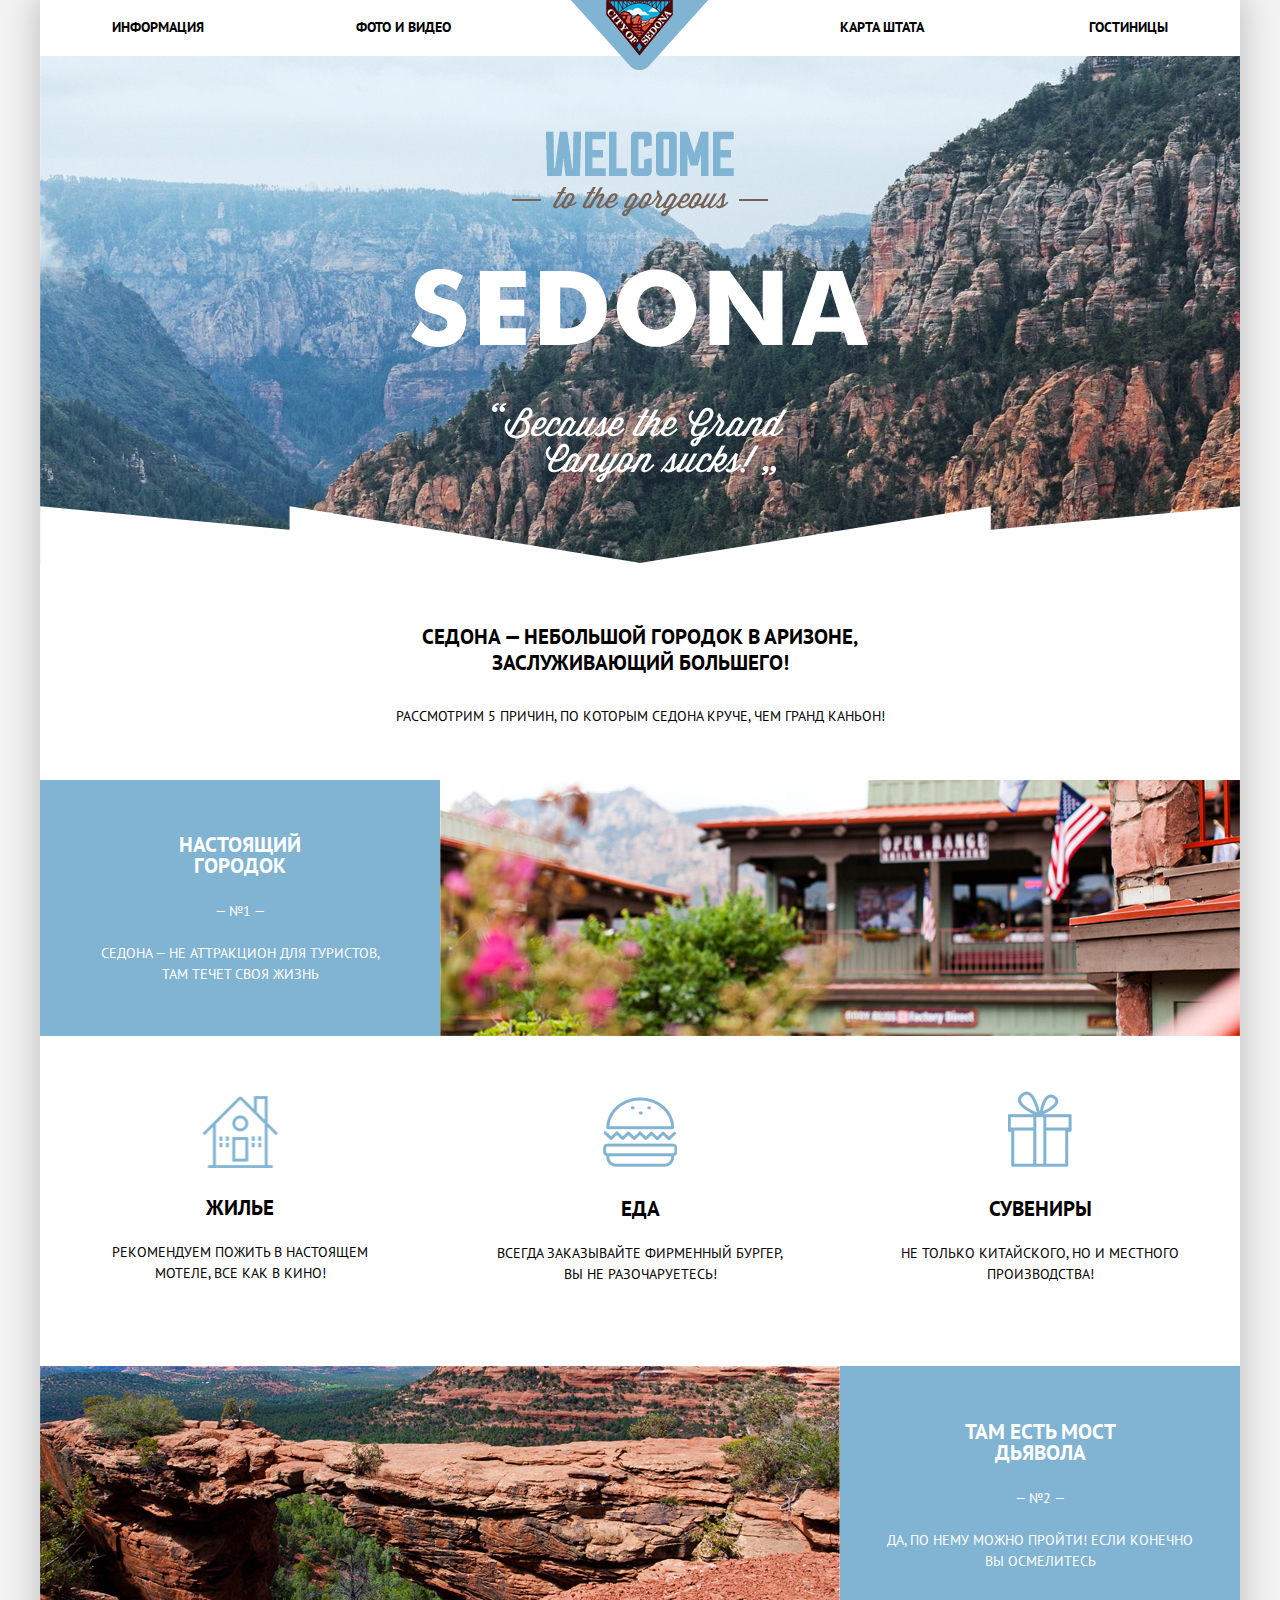
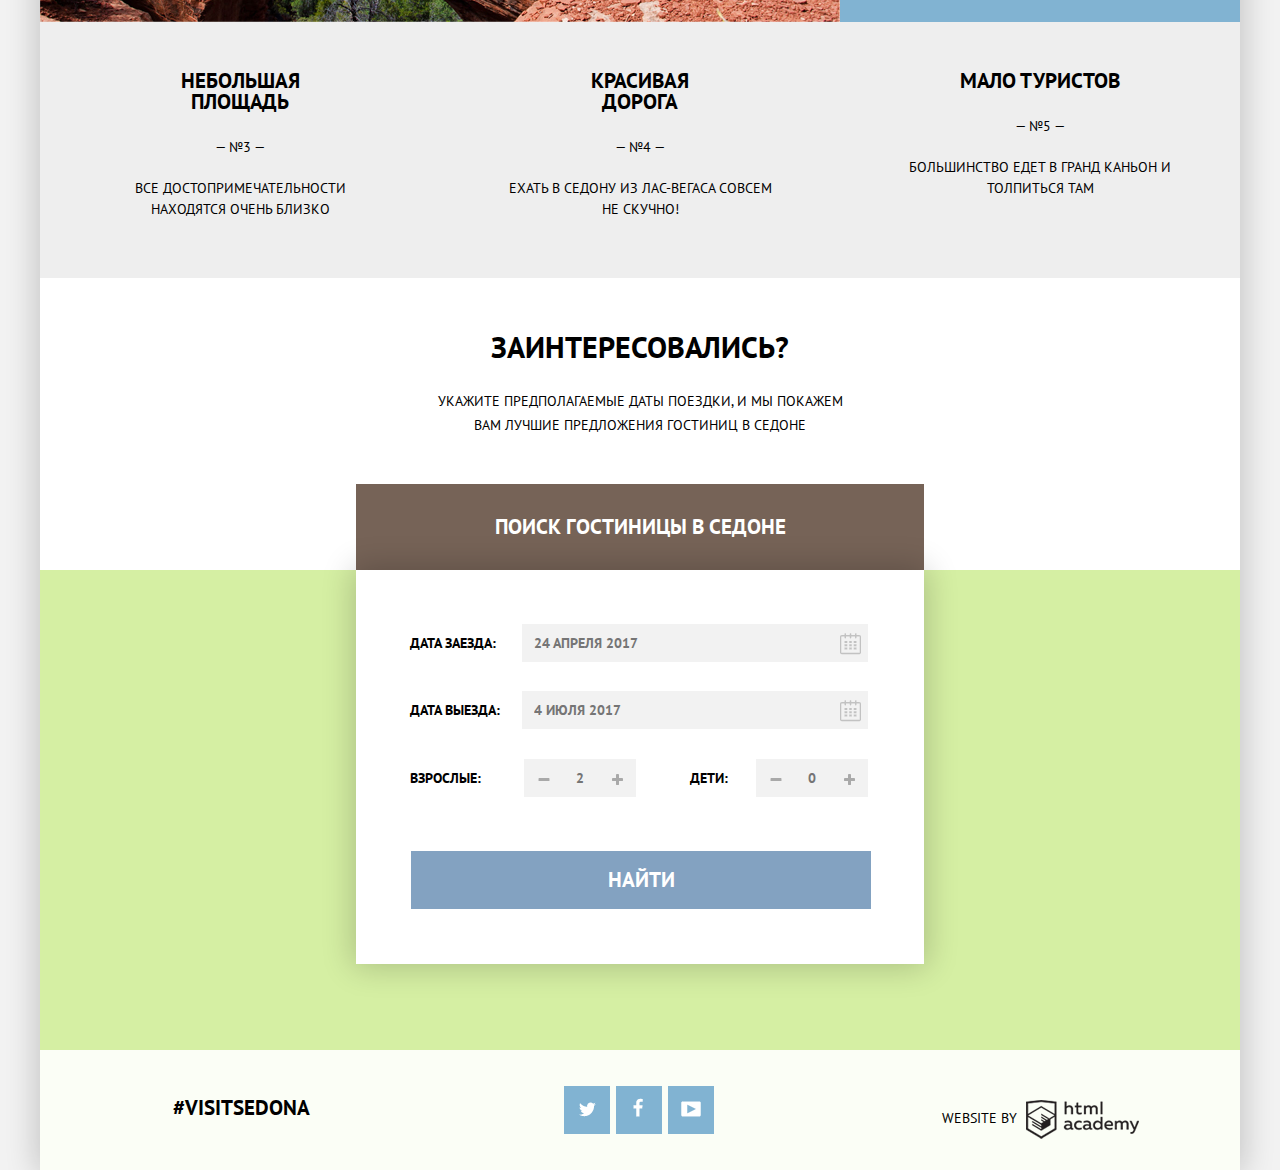
<file: index.html>
<!DOCTYPE html>
<html lang="ru">
<head>
  <meta charset="utf-8">
    <title>HTML Academy: Седона</title>
      <link href="https://fonts.googleapis.com/css?family=PT+Sans" rel="stylesheet">
      <link href="css/normalize.css" rel="stylesheet">
      <link href="css/style.min.css" rel="stylesheet">
</head>
<body>
  <div class="container">
    <header class="main-header">
      <div class="logo">
        <img src="img/logo.png" width="138" height="70" alt="City of Sedona">
      </div>
      <nav class="main-nav">
        <ul class="main-nav-point">
          <li class="left"><a href="#">Информация</a></li>
          <li class="left"><a href="#">Фото и видео</a></li>
          <li class="right"><a href="#">Карта штата</a></li>
          <li class="right"><a href="hotels.html">Гостиницы</a></li>
        </ul>
      </nav>
    </header>
    <main>
      <div class="logo-background">
        <div class="index-logo">
          <img src="img/index-logo.png" width="458" height="352" alt="Welcome to Sedona">
        </div>
      </div>
      <div>
        <div class="entry">
          <div class="entry-text">
            <h1>Седона &mdash; небольшой городок в Аризоне, заслуживающий большего!</h1>
            <p>Рассмотрим 5 причин, по которым Седона круче, чем Гранд Каньон!</p>
          </div>
        </div>
        <div class="features-with-photo">
          <div class="real-town">
            <b class="features-name">Настоящий городок</b>
            <span class="features-number">&mdash; №1 &mdash;</span>
            <p class="features-text">Седона &mdash; не аттракцион для туристов, там течет своя жизнь</p>
          </div>
          <div class="photo-real-town">
            <img src="img/real-town.jpg" width="800" height="256"  alt="Sedona view">
          </div>
        </div>
        <div class="features-with-icon">
          <div class="accomodition-features">
            <b class="features-name">Жилье</b>
            <p class="features-text">Рекомендуем пожить в настоящем мотеле, все как в кино!</p>
          </div>
          <div class="food-features">
            <b class="features-name">Еда</b>
            <p class="features-text">Всегда заказывайте фирменный бургер, вы не разочаруетесь!</p>
          </div>
          <div class="souvenir-features">
            <b class="features-name">Сувениры</b>
            <p class="features-text">Не только китайского, но и местного производства!</p>
          </div>
        </div>
        <div class="features-with-photo">
          <div class="photo-devil-bright">
            <img src="img/devil-bridge.jpg" width="800" height="256" alt="Devil's bridge">
          </div>
          <div class="devil-bridge">
            <b class="features-name">Там есть мост дьявола</b>
            <span class="features-number">&mdash; №2 &mdash;</span>
            <p class="features-text">Да, по нему можно пройти! Если конечно вы осмелитесь</p>
          </div>
        </div>
        <div class="features-without-photo">
          <div class="small-area">
            <b class="features-name">Небольшая площадь</b>
            <span class="features-number">&mdash; №3 &mdash;</span>
            <p class="features-text">Все достопримечательности находятся очень близко</p>
          </div>
          <div class="beautiful-road">
            <b class="features-name">Красивая дорога</b>
            <span class="features-number">&mdash; №4 &mdash;</span>
            <p class="features-text">Ехать в Седону из Лас-Вегаса совсем не скучно!</p>
          </div>
          <div class="without-tourists">
            <b class="features-name">Мало туристов</b>
            <span class="features-number">&mdash; №5 &mdash;</span>
            <p class="features-text">Большинство едет в Гранд Каньон и толпиться там</p>
          </div>
        </div>
      </div>
      <div class="search-hotel-container">
        <div class="search-hotel-text">
          <h2>Заинтересовались?</h2>
          <p>Укажите предполагаемые даты поездки, и мы покажем вам лучшие предложения гостиниц в Седоне</p>
        </div>
        <div class="search-hotel-btn">
          <a href="#">Поиск гостиницы в Седоне</a>
        </div>
        <form action="#" method="post" class="search-hotel-form hotelform-animation">
          <div class="checkin-date">
            <label>
              Дата заезда:
              <input type="text" name="checkin-date" placeholder="24 апреля 2017">
              <a class="calendar" href="#" ></a>
            </label>
          </div>
          <div class="checkout-date">
            <label>
              Дата выезда:
              <input type="text" name="checkout-date" placeholder="4 июля 2017">
              <a class="calendar" href="#"></a>
            </label>
          </div>
          <div class="client">
            <div class="older-client">
              <span class="older-client-label">Взрослые:</span>
              <button class="btn-minus" type="submit">-</button>
              <input type="text" name="older-client" placeholder="2">
              <button class="btn-plus" type="submit">+</button>
            </div>
            <div class="child-client">
              <span class="child-client-label">Дети:</span>
              <button class="btn-minus" type="submit">-</button>
              <input type="text" name="child-client" placeholder="0">
              <button class="btn-plus" type="submit">+</button>
            </div>
          </div>
          <div class="search-btn search-btn-animation">
            <button type="submit">Найти</button>
          </div>
        </form>
      </div>
      <div class="map">
        <iframe src="https://www.google.com/maps/embed?pb=!1m18!1m12!1m3!1d837846.1370629473!2d-112.18822372140362!3d34.885452443943734!2m3!1f0!2f0!3f0!3m2!1i1024!2i768!4f13.1!3m3!1m2!1s0x872da132f942b00d%3A0x5548c523fa6c8efd!2z0KHQtdC00L7QvdCwLCDQkNGA0LjQt9C-0L3QsCA4NjMzNiwg0KHQqNCQ!5e0!3m2!1sru!2sru!4v1487402888390" width="1200" height="594" style="border:0"></iframe>
      </div>
    </main>
    <footer class="main-footer index-footer">
      <div class="footer-visitsedona">
        #VisitSedona
      </div>
      <div class="footer-social">
        <a class="social-btn social-btn-tw" href="#">Twitter</a>
        <a class="social-btn social-btn-fb" href="#">Facebook</a>
        <a class="social-btn social-btn-yt" href="#">Youtube</a>
      </div>
      <div class="footer-copyright">
        website by
        <a class="htmlacademy-icon" href="https://htmlacademy.ru">HTML Academy</a>
      </div>
    </footer>
  </div>
  <script src="js/scripts.min.js"></script>
</body>
</html>
</file>
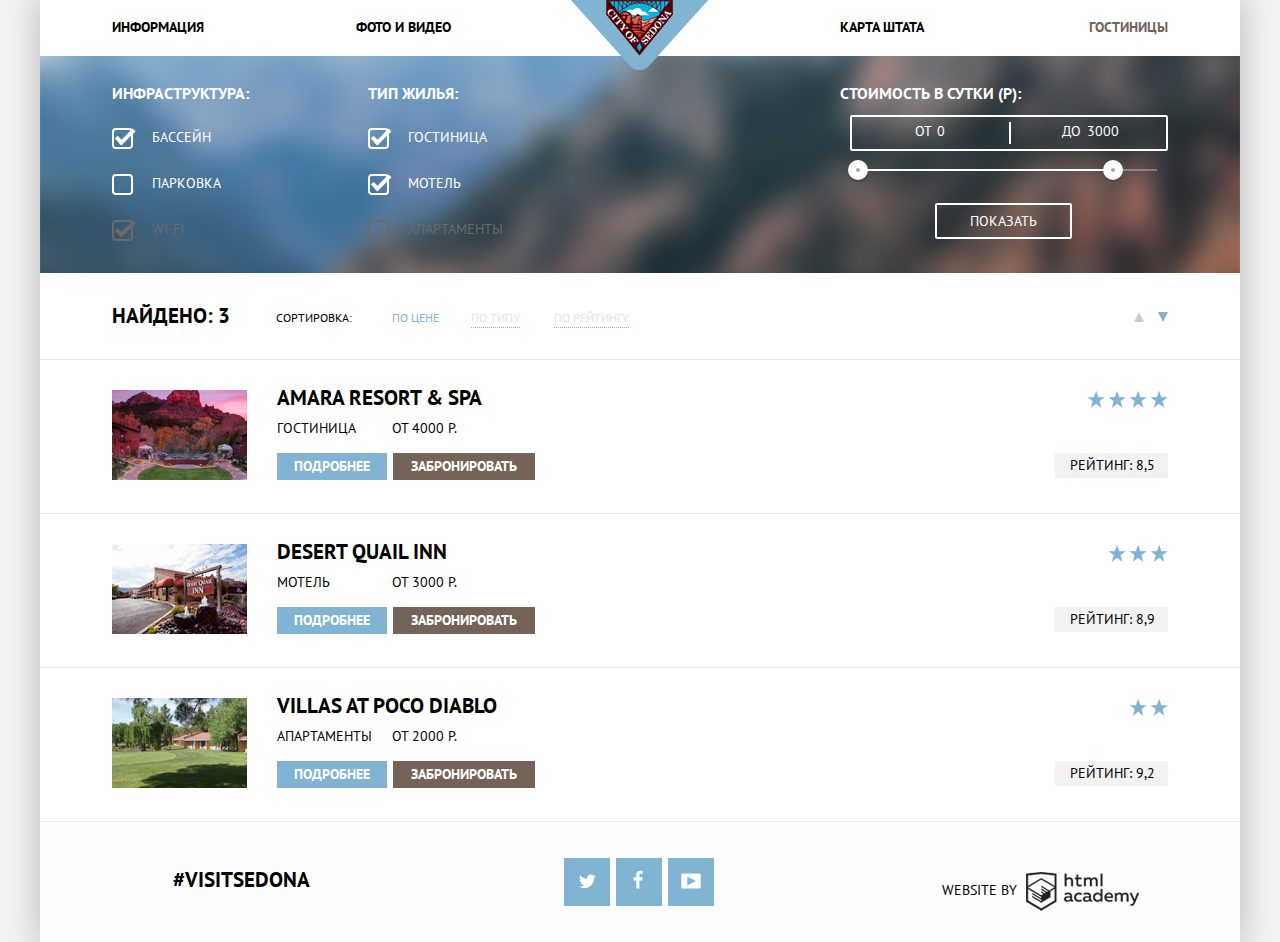
<file: hotels.html>
<!DOCTYPE html>
<html lang="ru">
<head>
  <meta charset="utf-8">
    <title>HTML Academy: Седона</title>
    <link href="https://fonts.googleapis.com/css?family=PT+Sans" rel="stylesheet">
    <link href="css/normalize.css" rel="stylesheet">
    <link href="css/style.min.css" rel="stylesheet">
</head>
<body>
  <div class="container">
    <header class="main-header">
      <div class="logo">
        <a href="index.html"><img src="img/logo.png" width="138" height="70" alt="City of Sedona"></a>
      </div>
      <nav class="main-nav">
        <ul class="main-nav-point">
          <li class="left"><a href="#">Информация</a></li>
          <li class="left"><a href="#">Фото и видео</a></li>
          <li class="right"><a href="#">Карта штата</a></li>
          <li  class="right"><a class="active-page" href="#">Гостиницы</a></li>
        </ul>
      </nav>
    </header>
    <main>
      <div class="filter-container">
        <form action="#" method="get" class="filter-form">
          <div class="service">
            <p>Инфраструктура:</p>
              <label>
                <input type="checkbox" name="pool" checked>
                <span class="checkbox-box"></span>
                Бассейн
              </label>
              <label>
                <input type="checkbox" name="parking">
                <span class="checkbox-box"></span>
                Парковка
              </label>
              <label class="disabled">
                <input type="checkbox" name="wi-fi" checked disabled>
                <span class="checkbox-box"></span>
                Wi-Fi
              </label>
          </div>
          <div class="accomodition">
            <p>Тип жилья:</p>
              <label>
                <input type="checkbox" name="hotel" checked>
                <span class="checkbox-box"></span>
                Гостиница
              </label>
              <label>
                <input type="checkbox" name="motel" checked>
                <span class="checkbox-box"></span>
                Мотель
              </label>
              <label class="disabled">
                <input type="checkbox" name="apartments" disabled>
                <span class="checkbox-box"></span>
                Апартаменты
              </label>
          </div>
          <div class="filter-range">
            <div class="filter-range-title">Стоимость в сутки (p):</div>
            <div class="price-controls">
              <label class="min-price">
                от <input type="text" value="0">
              </label>
              <label class="max-price">
                до <input type="text" value="3000">
              </label>
            </div>
            <div class="range-controls">
              <div class="scale">
                <div class="bar"></div>
              </div>
              <div class="range-toggle range-toggle-min"></div>
              <div class="range-toggle range-toggle-max"></div>
            </div>
            <button type="submit" class="show-btn" >Показать</button>
          </div>
        </form>
        </div>
        <div class="result-container">
          <span class="result">Найдено: 3</span>
          <div class="sorting">
            <span>Сортировка:</span>
            <ul>
              <li><a href="#">По цене</a></li>
              <li><a href="#">По типу</a></li>
              <li><a href="#">По рейтингу</a></li>
            </ul>
          </div>
          <div class="sorting-arrow">
            <a class="arrow-up" href="#">U</a>
            <a class="arrow-down arrow-down-active" href="#">D</a>
          </div>
        </div>
        <div class="found-hotel">
          <div class="photo-hotel">
            <a href="#"><img src="img/amara-resort-spa.jpg" width="135" height="90" alt="Amara Resort & Spa"></a>
          </div>
          <div class="info-hotel">
            <h2><a href="#">Амаra Resort &amp; Spa</a></h2>
            <span>Гостиница</span>
            <span>от 4000 р.</span>
            <div class="speedaction-btn">
              <a class="details-btn" href="#">Подробнее</a>
              <a class="booking-btn" href="#">Забронировать</a>
            </div>
          </div>
          <div class="rating-hotel">
            <div class="stars-rating-hotel">
              <ul>
                <li></li>
                <li></li>
                <li></li>
                <li></li>
              </ul>
            </div>
            <div class="customer-rating-hotel">
              Рейтинг: 8,5
            </div>
          </div>
        </div>
        <div class="found-hotel">
          <div class="photo-hotel">
            <a href="#"><img src="img/desert-quail-inn.jpg" width="135" height="90" alt="Desert Quail Inn"></a>
          </div>
          <div class="info-hotel">
            <h2><a href="#">Desert Quail Inn</a></h2>
            <span>Мотель</span>
            <span>от 3000 р.</span>
            <div class="speedaction-btn">
              <a class="details-btn" href="#">Подробнее</a>
              <a class="booking-btn" href="#">Забронировать</a>
            </div>
          </div>
          <div class="rating-hotel">
            <div class="stars-rating-hotel">
              <ul>
                <li></li>
                <li></li>
                <li></li>
              </ul>
            </div>
            <div class="customer-rating-hotel">
              Рейтинг: 8,9
            </div>
          </div>
        </div>
        <div class="found-hotel">
          <div class="photo-hotel">
            <a href="#"><img src="img/villas-at-diablo.jpg" width="135" height="90" alt="Villas At Poco Diablo"></a>
          </div>
          <div class="info-hotel">
            <h2><a href="#">Villas At Poco Diablo</a></h2>
            <span>Апартаменты</span>
            <span>от 2000 р.</span>
            <div class="speedaction-btn">
              <a class="details-btn" href="#">Подробнее</a>
              <a class="booking-btn" href="#">Забронировать</a>
            </div>
          </div>
          <div class="rating-hotel">
            <div class="stars-rating-hotel">
              <ul>
                <li></li>
                <li></li>
              </ul>
            </div>
            <div class="customer-rating-hotel">
              Рейтинг: 9,2
            </div>
          </div>
        </div>
    </main>
    <footer class="main-footer">
      <div class="footer-visitsedona">
        #VisitSedona
      </div>
      <div class="footer-social">
        <a class="social-btn social-btn-tw" href="#">Twitter</a>
        <a class="social-btn social-btn-fb" href="#">Facebook</a>
        <a class="social-btn social-btn-yt" href="#">Youtube</a>
      </div>
      <div class="footer-copyright">
        website by
        <a class="htmlacademy-icon" href="https://htmlacademy.ru">HTML Academy</a>
      </div>
    </footer>
  </div>
</body>
</html>
</file>
<file: css/style.min.css>
body{font-family:"PT Sans",'Tahoma',sans-serif;font-size:14px;line-height:21px;text-transform:uppercase;color:#000;background-color:#f2f2f2}.container{min-width:768px;max-width:1200px;margin:0 auto;box-shadow:0 0 30px 3px rgba(0,1,1,.2)}.main-header{position:relative;font-weight:700;background-color:#fff}.logo{position:absolute;top:0;left:50%;-webkit-transform:translateX(-50%);transform:translateX(-50%)}.main-nav ul{display:-webkit-box;display:flex;min-height:56px;margin:0;padding:0}.main-nav li{padding-top:14px;padding-bottom:15px;list-style:none;line-height:26px;vertical-align:center}.left{width:20%;padding-left:6%;text-align:left}.right{width:20%;padding-right:6%;text-align:right}.main-nav li:nth-child(3){margin-left:18.8%}.main-nav a{text-decoration:none;color:#000}.main-nav a:hover{color:#81b3d2}.main-nav a:active{color:#cacaca}a.active-page{color:#766357}main{background-color:#fff}.logo-background{min-height:507px;background-color:#22516f;background-image:url(../img/index-logo-background.jpg);background-size:cover}.index-logo{width:458px;height:352px;margin-left:auto;margin-right:auto;padding-top:75px}.logo-background::after{content:"";position:absolute;top:506px;width:100%;min-width:768px;max-width:1200px;height:57px;background:url(../img/bottom-frame-logo.png) no-repeat;background-size:100% 57px;background-position:bottom;-webkit-animation:welcome 1s;animation:welcome 1s}@-webkit-keyframes welcome{0%{-webkit-transform:translateY(60px);transform:translateY(60px)}to{-webkit-transform:translateY(0);transform:translateY(0)}}@keyframes welcome{0%{-webkit-transform:translateY(60px);transform:translateY(60px)}to{-webkit-transform:translateY(0);transform:translateY(0)}}.features-item{text-align:center;background-color:#00f}.entry{display:-webkit-box;display:flex;min-height:216px;background-color:#fff}.entry-text{width:500px;margin:auto;text-align:center;vertical-align:middle}.entry-text h1,.features-name,.search-hotel-btn a{font-size:21px;line-height:26px;font-weight:700}.entry-text h1{margin:0;padding-top:61px;padding-bottom:27px}.entry-text p{margin:0 0 51px;line-height:26px}.features-name{width:160px;margin-bottom:0;line-height:21px}.features-name,.features-number{display:block;margin-left:auto;margin-right:auto}.features-text{margin:0;line-height:21px}.features-with-photo{display:-webkit-box;display:flex;-webkit-box-pack:justify;flex-pack:justify;justify-content:space-between;min-height:256px;font-size:0;line-height:0}.real-town{width:33.34%;min-height:256px;text-align:center;vertical-align:middle;color:#fff;background-color:#81b3d2;font-size:14px;line-height:21px}.real-town b{margin-top:54px}.beautiful-road span,.devil-bridge span,.real-town span,.small-area span,.without-tourists span{margin-top:25px}.real-town p{margin:21px 60px}.photo-real-town{width:66.66%}.photo-devil-bright img,.photo-real-town img{width:100%;height:100%;border:none}.features-with-icon{display:-webkit-box;display:flex;-webkit-box-pack:justify;flex-pack:justify;justify-content:space-between;min-height:330px}.accomodition-features,.food-features,.souvenir-features{position:relative;width:33.34%;padding-top:109px;text-align:center;background-color:#fff}.accomodition-features::before,.food-features::before,.souvenir-features::before{content:"";position:absolute;top:60px;left:50%;-webkit-transform:translateX(-50%);transform:translateX(-50%);width:75px;height:72px;background:url(../img/icon-sprite.png);background-position:-10px -10px}.accomodition-features b,.food-features b,.souvenir-features b{margin-top:52px}.accomodition-features p{margin:24px 60px;line-height:21px}.food-features,.souvenir-features{width:33.33%;padding-top:110px}.food-features::before,.souvenir-features::before{top:61px;width:74px;height:70px;background-position:-10px -129px}.food-features p{margin:24px 50px}.souvenir-features::before{top:55px;width:64px;height:76px;background-position:-237px -147px}.souvenir-features p{margin:24px 60px;line-height:21px}.photo-devil-bright{width:66.67%}.devil-bridge{width:33.33%;text-align:center;color:#fff;background-color:#81b3d2;font-size:14px;line-height:21px}.devil-bridge b{margin-top:55px;width:160px}.devil-bridge p{margin:21px 40px}.features-without-photo{display:-webkit-box;display:flex;-webkit-box-pack:justify;flex-pack:justify;justify-content:space-between;min-height:256px;background-color:#eee}.small-area{width:33.34%;text-align:center}.beautiful-road,.without-tourists{width:33.33%;text-align:center}.beautiful-road b,.small-area b,.without-tourists b{margin-top:48px}.beautiful-road p,.small-area p,.without-tourists p{margin:20px 60px}.search-hotel-container{position:relative;display:-webkit-box;display:flex;-webkit-box-orient:vertical;-webkit-box-direction:normal;flex-direction:column;min-height:292px;background-color:#fff}.search-hotel-text{width:568px;min-height:149px;margin-top:57px;margin-left:auto;margin-right:auto;padding-left:70px;padding-right:70px}.search-hotel-text h2{margin:0 0 30px;font-size:30px;line-height:24px;font-weight:700;text-align:center}.search-hotel-text p{margin:0;padding:0 70px;line-height:24px;text-align:center}.search-hotel-btn{width:568px;min-height:56px;margin:0 auto;padding-top:30px;text-align:center;background-color:#766357}.search-hotel-btn a{text-decoration:none;color:#fff}.search-hotel-form{position:absolute;top:292px;left:50%;-webkit-transform:translateX(-50%);transform:translateX(-50%);z-index:1;display:-webkit-box;display:flex;-webkit-box-orient:vertical;-webkit-box-direction:normal;flex-direction:column;-webkit-box-pack:justify;flex-pack:justify;justify-content:space-between;width:460px;padding:40px 54px;line-height:26px;font-weight:700;background-color:#fff;box-shadow:0 0 30px 3px rgba(0,1,1,.2)}.hotelform-animation{-webkit-animation:hotelform 2s;animation:hotelform 2s}.search-hotel-form-hidden{visibility:hidden}@-webkit-keyframes hotelform{0%{opacity:0}to{opacity:1}}@keyframes hotelform{0%{opacity:0}to{opacity:1}}.form-error{box-shadow:0 0 30px 5px rgba(216,0,0,.8)}.search-hotel-form div{min-height:40px;font-size:0;line-height:0}.checkin-date,.checkout-date{margin:15px 0}.checkin-date label,.checkout-date label{position:relative;font-size:14px;line-height:26px}.checkin-date label{top:5px}.checkout-date label{top:2px}.checkin-date input,.checkout-date input{position:absolute;top:-10px;width:334px;height:38px;padding:0 0 0 12px;font-family:"PT Sans",'Tahoma',sans-serif;font-size:14px;line-height:26px;font-weight:700;text-transform:uppercase;vertical-align:top;color:#000;border:none;background-color:#f2f2f2}.checkin-date input{margin-left:26px}.checkout-date input{margin-left:22px}.checkin-date input:hover,.checkout-date input:hover{background-color:#ebebeb}.checkin-date input:focus,.checkout-date input:focus{background-color:#fff;outline-color:#e5e5e5}.calendar{position:relative;top:-1px}.calendar::before{content:"";position:absolute;top:0;width:23px;height:23px;background:url(../img/icon-sprite.png) no-repeat;background-position:-168px -10px}.calendar:hover::before{background-position:-168px -49px}.calendar:active::before{background-position:-168px -87px}.checkin-date .calendar::before{left:344px}.checkout-date .calendar::before{left:340px}.client div{margin-top:9px;margin-bottom:9px;font-size:0;line-height:0}.child-client,.older-client{display:inline-block;min-height:40px;font-size:0;vertical-align:middle}.older-client{line-height:0;width:230px}.child-client{width:180px;margin-left:50px}.child-client label,.older-client label{font-size:14px;line-height:26px}.child-client input,.older-client input{width:34px;height:38px;margin:0;padding:0;font-family:"PT Sans",'Tahoma',sans-serif;font-weight:700;text-transform:uppercase;color:#000;border:none;background-color:#f2f2f2;outline-color:#e5e5e5}.child-client button,.older-client button,.search-btn button{font-family:"PT Sans",'Tahoma',sans-serif;line-height:26px;text-transform:uppercase;border:none}.child-client button,.older-client button{position:relative;display:inline-block;height:38px;margin:0;padding:0;text-align:center;vertical-align:middle;background:#f2f2f2;outline-color:#e5e5e5;width:39px;font-size:14px;font-weight:100;color:#000}button.btn-minus::before,button.btn-plus::before{content:"";position:absolute;top:10px;left:10px;width:20px;height:20px;background:#f2f2f2 url(../img/icon-sprite.png) no-repeat;background-position:-101px -1px}button.btn-minus:hover::before{background-position:-101px -40px}button.btn-minus:active::before{background-position:-101px -78px}button.btn-plus::before{background-position:-132px -5px}button.btn-plus:hover::before{background-position:-132px -44px}button.btn-plus:active::before{background-position:-132px -82px}.child-client input,.child-client span,.older-client input,.older-client span{display:inline-block;font-size:14px;line-height:26px;text-align:center;vertical-align:middle}.older-client span{margin-right:43px}.child-client span{margin-right:28px}.search-btn{padding-top:43px;padding-bottom:15px;padding-left:1px}.search-btn button{width:460px;padding-top:16px;padding-bottom:16px;font-size:21px;font-weight:700;color:#fff;background-color:#83a2c1;cursor:pointer}.search-btn button:hover{background-color:#669ec0}.search-btn button:active{color:#94b9d2;background-color:#5496bd}.search-btn-animation{-webkit-animation:searchbutton 2.05s;animation:searchbutton 2.05s}@-webkit-keyframes searchbutton{0%,95%{opacity:0}to{opacity:1}}@keyframes searchbutton{0%,95%{opacity:0}to{opacity:1}}.map{width:100%;background-color:#d5efa3}.main-footer{display:-webkit-box;display:flex;-webkit-box-pack:justify;flex-pack:justify;justify-content:space-between;min-height:120px;padding:0 6%;text-align:center;background-color:rgba(255,255,255,.9)}.index-footer{position:relative;margin-top:-120px}.footer-visitsedona{width:24.5%;margin-top:45px;font-size:21px;line-height:26px;font-weight:700}.footer-social{width:33.33%;margin-top:36px;font-size:0}.social-btn{display:inline-block;width:46px;height:48px;vertical-align:middle;text-indent:-12545px;background:#81b3d2 url(../img/icon-sprite.png) no-repeat}.social-btn:hover{background:#669ec0 url(../img/icon-sprite.png) no-repeat}.social-btn:active{background:#5496bd url(../img/icon-sprite.png) no-repeat}.social-btn-tw,.social-btn-tw:hover{margin-right:6px;background-position:-194px -57px}.social-btn-tw:active{margin-right:6px;background-position:-222px -96px}.social-btn-fb,.social-btn-fb:hover{margin-right:6px;background-position:-247px -57px}.social-btn-fb:active{margin-right:6px;background-position:-276px -96px}.social-btn-yt,.social-btn-yt:hover{margin-right:6px;background-position:-298px -57px}.social-btn-yt:active{margin-right:6px;background-position:-327px -96px}.footer-copyright{width:24.2%;margin-top:50px}.htmlacademy-icon{display:inline-block;width:113px;height:39px;margin-left:5px;vertical-align:middle;text-indent:-12545px;background:url(../img/icon-sprite.png) no-repeat;background-position:-104px -129px}.htmlacademy-icon:active,.htmlacademy-icon:hover{background:url(../img/icon-sprite.png) no-repeat;background-position:-104px -188px}.htmlacademy-icon:active{background-position:-209px -10px}.filter-container{background:#355468 url(../img/filter-container-background.jpg)}.filter-form{display:-webkit-box;display:flex;-webkit-box-align:center;flex-align:center;align-items:center;min-height:217px;padding:0 6%;font-weight:400;color:#fff}.filter-form p{margin:0;padding:18px 0 23px;font-size:16px;line-height:21px;font-weight:700}.filter-form label{display:block;position:relative;margin-left:40px;padding-bottom:25px}.service{width:24.22%}.accomodition{width:22.71%}.filter-form span,input[type=checkbox]{position:absolute;cursor:pointer}.filter-form input[type=checkbox]{display:none}.filter-form span{display:block;top:1px;left:-40px;width:17px;height:17px;border:2px solid #fff;border-radius:4px;background:0 0}.filter-form input[type=checkbox]:checked+span::after,.filter-form input[type=checkbox]:checked+span::before{content:'';position:absolute;top:8px;left:1px;-webkit-transform:rotate(45deg);transform:rotate(45deg);width:8px;height:4px;background:#fff}.filter-form input[type=checkbox]:checked+span::after{top:5px;left:3px;-webkit-transform:rotate(-45deg);transform:rotate(-45deg);width:20px}.filter-form input[type=checkbox]:disabled+span{border-color:#6a6a6a}.filter-form input[type=checkbox]:disabled+span::after,.filter-form input[type=checkbox]:disabled+span::before{background:#6a6a6a}label.disabled{color:#6a6a6a}.filter-range{width:30%;min-height:200px;margin-left:22%}.filter-range-title{margin-top:18px;margin-bottom:11px;font-size:16px;font-weight:700;line-height:21px}.price-controls{position:relative;width:314px;height:32px;margin-left:10px;margin-bottom:18px;font-size:0;line-height:0;border:2px solid #fff;border-radius:2px}.price-controls::after{content:"";position:absolute;left:50.5%;top:50%;-webkit-transform:translate(-50%,-50%);transform:translate(-50%,-50%);width:2px;height:22px;background:#fff}.price-controls label{display:inline-block;font-size:14px;line-height:28px;vertical-align:top;cursor:pointer}.price-controls .max-price,.price-controls .min-price{display:inline-block;width:90px;text-align:center;vertical-align:middle}.price-controls .min-price{padding-left:10px}.price-controls .max-price{padding-left:19px}.filter-range button,.price-controls input{width:40px;margin:0;font-family:"PT Sans",'Tahoma',sans-serif;font-size:14px;color:inherit;border:none;background:0 0;outline:none}.range-controls{position:relative;margin-bottom:32px;padding-left:4px}.range-controls .scale{margin-left:16px;height:2px;background:rgba(255,255,255,.3)}.range-controls .bar{width:83%;height:2px;background-color:#fff}.range-toggle{position:absolute;top:-9px;width:4px;height:4px;border:8px solid #fff;border-radius:50%;background-color:#ababab;box-shadow:0 2px 1px 0 rgba(0,1,1,.2);cursor:pointer}.range-toggle:hover{background-color:#1c4f80}.range-toggle-min{left:8px}.range-toggle-max{left:83%}.filter-range button{display:block;width:137px;height:36px;margin:0 0 0 30%;padding-top:2px;line-height:21px;text-transform:uppercase;text-align:center;vertical-align:middle;color:#fff;border:2px solid #fff;border-radius:2px;cursor:pointer}.filter-range button:hover{color:#000;background-color:#fff}.result-container{display:-webkit-box;display:flex;min-height:86px;padding:0 6%;border-bottom:1px solid #e5e5e5}.result{width:15.5%;margin:30px 0 auto;font-size:21px;line-height:26px;font-weight:700}.sorting{-webkit-box-flex:1;flex-positive:1;flex-grow:1;margin:35px 0 auto;font-size:12px;line-height:18px}.sorting ul{margin:0;padding:0}.sorting ul,li,span{display:inline-block;vertical-align:middle}.sorting li:first-child{margin-left:37px;text-decoration:none;color:#81b3d2}.sorting li:nth-child(2){margin-left:29px;color:#e5e5e5;border-bottom:1px dotted #81b3d2}.sorting li:last-child{margin-left:31px;color:#e5e5e5;border-bottom:1px dotted #81b3d2}.sorting li:hover{color:#81b3d2;border-bottom:1px dotted #81b3d2}.sorting li:active{color:#000;border-bottom:none}.sorting a{font:inherit;text-decoration:inherit;color:inherit}.sorting-arrow{margin:35px 0 auto}.sorting-arrow a{display:inline-block;position:relative;font-size:0;text-align:right;vertical-align:middle}a.arrow-up{margin-right:20px}a.arrow-up::after{content:"";position:absolute;top:-2px;left:-10px;display:block;border:5px solid transparent;border-bottom:10px solid #ccc}a.arrow-up:hover::after{border-bottom:10px solid #000}a.arrow-up-active::after,a.arrow-up:active::after{border-bottom:10px solid #81b3d2}a.arrow-down:after{content:"";position:absolute;top:3px;left:-10px;display:block;border:5px solid transparent;border-top:10px solid #ccc}a.arrow-down:hover::after{border-top:10px solid #000}a.arrow-down-active::after,a.arrow-down:active::after{border-top:10px solid #81b3d2}.found-hotel{display:-webkit-box;display:flex;margin:0;padding:0 6%;min-height:153px;border-bottom:1px solid #e5e5e5}.photo-hotel{width:135px;padding-top:30px}.info-hotel{-webkit-box-flex:1;flex-positive:1;flex-grow:1;padding-left:30px;font-size:0;line-height:0}.info-hotel h2{margin:0;padding-top:38px;padding-bottom:20px;font-size:21px;font-weight:700}.info-hotel span,.stars-rating-hotel ul{display:inline-block;vertical-align:middle}.info-hotel span{width:115px;font-size:14px;line-height:21px;padding:0 0 14px;text-align:left}.info-hotel a{font-weight:700;text-decoration:none;color:#000}.info-hotel a:hover{color:#81b3d2}.info-hotel a:active{color:#cacaca}.speedaction-btn{margin-bottom:27px;font-size:0}.speedaction-btn a{display:inline-block;font-size:14px;line-height:21px;text-align:center;vertical-align:middle;color:#fff}.speedaction-btn a:hover{color:#fff}.booking-btn,.details-btn{width:110px;padding:3px 0;background-color:#81b3d2}.details-btn:hover{background-color:#669ec0}.details-btn:active{background-color:#5496bd}a.details-btn:active{color:#94b9d2}.booking-btn{width:142px;margin-left:6px;background-color:#766357}.booking-btn:hover{background-color:#604e43}.booking-btn:active{background-color:#503e33}a.booking-btn:active{color:#928a85}.stars-rating-hotel{margin-top:27px;text-align:right}.stars-rating-hotel ul{margin:0;padding:0;text-align:right}.stars-rating-hotel li{width:17px;height:17px;text-align:right;background:url(../img/icon-sprite.png) no-repeat;background-position:-342px -10px}.customer-rating-hotel{width:100px;margin-top:44px;padding-top:2px;padding-right:13px;padding-bottom:2px;font-size:14px;line-height:21px;text-align:right;background-color:#f2f2f2}
</file>
